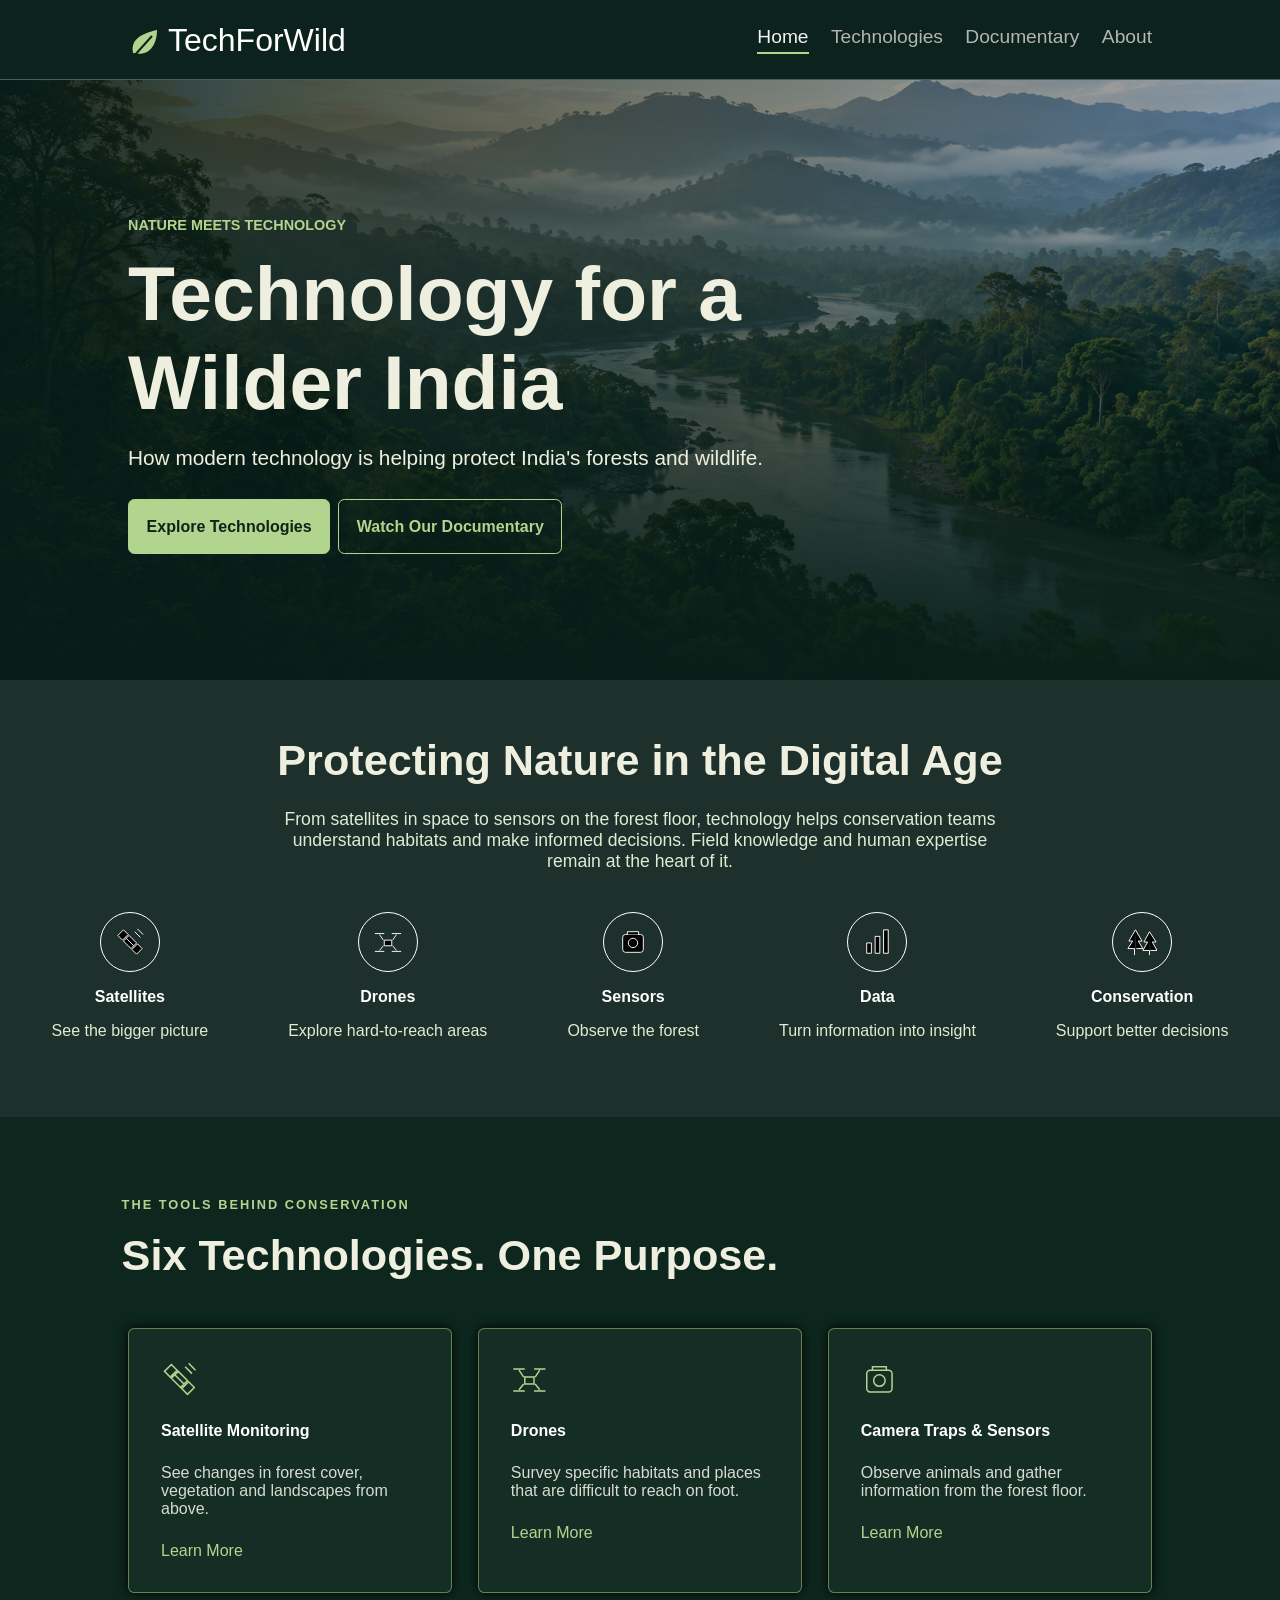
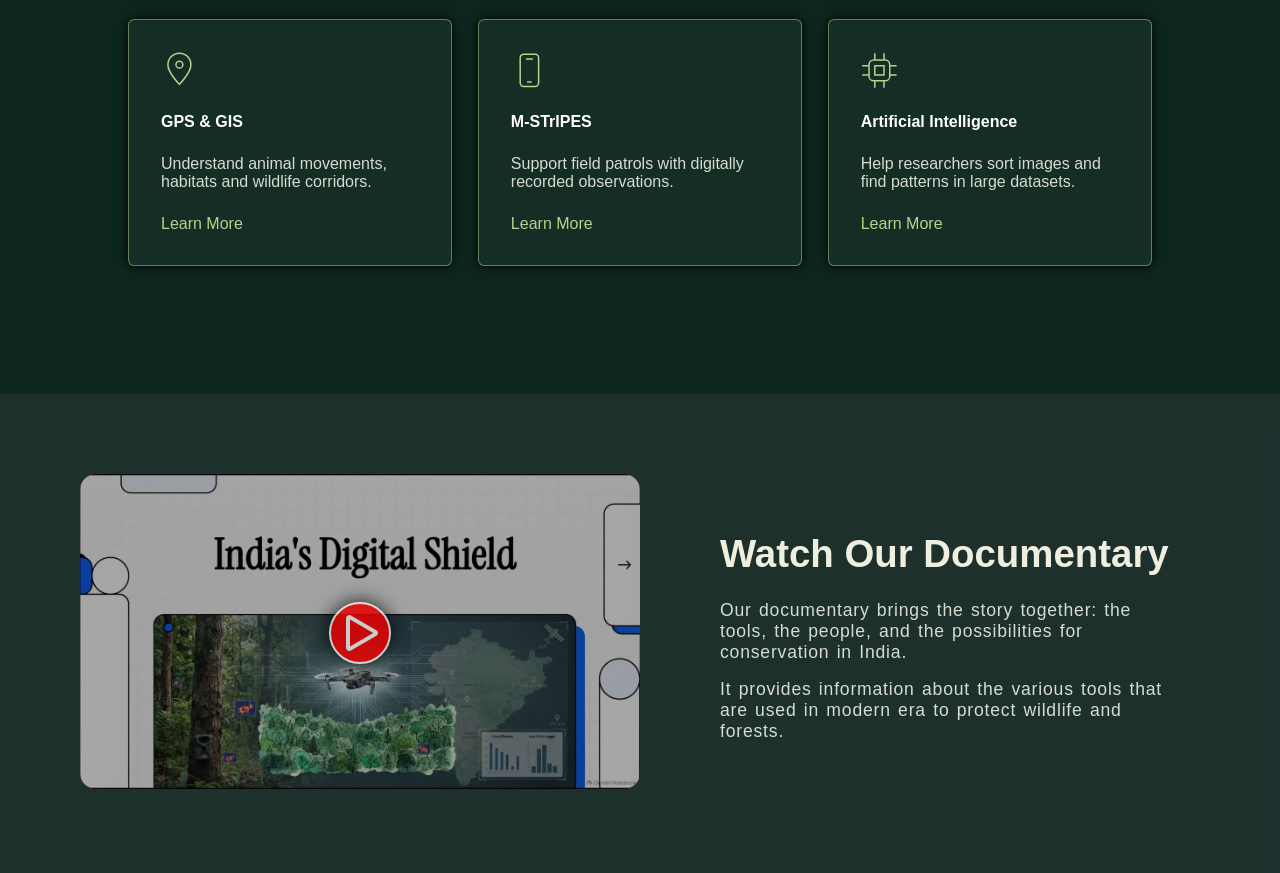
<file: index.html>
<!doctype html>
<html lang="en">
<head>
    <meta charset="UTF-8">
    <meta name="viewport" content="width=device-width, initial-scale=1">
    <title>TechForWild</title>
    <link rel="stylesheet" href="stylesheet/style.css">
    <link rel="stylesheet" href="stylesheet/header.css">
    <link rel="icon" href="images/logo.svg">
</head>
<body>
<header>
    <a href="index.html" id="TechForWild">
        <svg viewBox="0 0 32 32" aria-hidden="true">
            <path d="M5 26C2 11 16 6 29 3c0 15-8 27-24 23Z"></path>
            <path d="M6 29 24 9" stroke="#0a2018" stroke-width="2">
            </path>
        </svg>
        TechForWild
    </a>
    <nav>
        <ul id="nav-menu">
            <li><a class="active" href="index.html">Home</a></li>
            <li><a href="technologies.html">Technologies</a></li>
            <li><a href="documentary.html">Documentary</a></li>
            <li><a href="about.html">About</a></li>
        </ul>
    </nav>
    <button id="menu-button">
        <svg
                xmlns="http://www.w3.org/2000/svg"
                width="28"
                height="28"
                viewBox="0 0 24 24"
                fill="white"
                stroke="white"
                stroke-width="2"
                stroke-linecap="round"
        >
            <line x1="3" y1="6" x2="21" y2="6"/>
            <line x1="3" y1="12" x2="21" y2="12"/>
            <line x1="3" y1="18" x2="21" y2="18"/>
        </svg>
    </button>
</header>
<main id="main">
    <section id="hero">
        <div class="hero-content">
            <h1>Technology for a <br> Wilder India</h1>
            <p>How modern technology is helping protect India's forests and wildlife.</p>
            <div>
                <a href="technologies.html">Explore Technologies</a>
                <a href="#section4">Watch Our Documentary</a>
            </div>
        </div>
    </section>
    <section id="section2">
        <h2>Protecting Nature in the Digital Age</h2>
        <p>
            From satellites in space to sensors on the forest floor, technology helps conservation teams understand
            habitats and make informed decisions. Field knowledge and human expertise remain at the heart of it.
        </p>
        <div class="visual">
            <div class="technology">
                <span><svg viewBox="0 0 32 32"><path
                        d="m12 12 8 8m-5-11 8 8-6 6-8-8Z M3 9l6-6 5 5-6 6Zm15 15 6-6 5 5-6 6ZM21 5l6 6M24 2l6 6"></path></svg></span>
                <strong>Satellites</strong>
                <span>See the bigger picture</span>
            </div>
            <div class="technology">
                <span><svg viewBox="0 0 32 32"><path
                        d="M12 14h8v6h-8Zm-1 0L7 8m14 6 4-6M11 20l-4 5m14-5 4 5M2 7h10M20 7h10M2 26h10m8 0h10"></path></svg></span>
                <strong>Drones</strong>
                <span>Explore hard-to-reach areas</span>
            </div>
            <div class="technology">
                <span><svg viewBox="0 0 32 32"><rect x="5" y="8" width="22" height="19" rx="3"></rect><circle cx="16"
                                                                                                              cy="17"
                                                                                                              r="5"></circle><path
                        d="M10 8V5h12v3"></path></svg></span>
                <strong>Sensors</strong>
                <span>Observe the forest</span>
            </div>
            <div class="technology">
                <span><svg viewBox="0 0 32 32"><path d="M5 28V17h5v11Zm9 0V10h5v18Zm9 0V3h5v25Z"></path></svg></span>
                <strong>Data</strong>
                <span>Turn information into insight</span>
            </div>
            <div class="technology">
                <span><svg viewBox="0 0 32 32"><path
                        d="m9 3-7 12h4l-5 8h7v7m1-27 7 12h-4l5 8h-7M24 5l-6 11h4l-5 9h7v5m0-25 7 11h-4l5 9h-7"></path></svg></span>
                <strong>Conservation</strong>
                <span>Support better decisions</span>
            </div>
        </div>
    </section>

    <section id="section3">
        <h3>Six Technologies. One Purpose.</h3>
        <div class="grid">
            <div class="item">
                <svg viewBox="0 0 32 32">
                    <path d="m12 12 8 8m-5-11 8 8-6 6-8-8Z M3 9l6-6 5 5-6 6Zm15 15 6-6 5 5-6 6ZM21 5l6 6M24 2l6 6"></path>
                </svg>
                <strong>Satellite Monitoring</strong>
                <p>See changes in forest cover, vegetation and landscapes from above.</p>
                <a href="technologies.html#tech1">Learn More</a>
            </div>

            <div class="item">
                <svg viewBox="0 0 32 32">
                    <path d="M12 14h8v6h-8Zm-1 0L7 8m14 6 4-6M11 20l-4 5m14-5 4 5M2 7h10M20 7h10M2 26h10m8 0h10"></path>
                </svg>
                <strong>Drones</strong>
                <p>Survey specific habitats and places that are difficult to reach on foot.</p>
                <a href="technologies.html#tech2">Learn More</a>
            </div>

            <div class="item">
                <svg viewBox="0 0 32 32">
                    <rect x="5" y="8" width="22" height="19" rx="3"></rect>
                    <circle cx="16" cy="17" r="5"></circle>
                    <path d="M10 8V5h12v3"></path>
                </svg>
                <strong>Camera Traps & Sensors</strong>
                <p>
                    Observe animals and gather information from the forest floor.
                </p>
                <a href="technologies.html#tech3">Learn More</a>
            </div>

            <div class="item">
                <svg viewBox="0 0 32 32">
                    <path d="M16 28S6 18 6 11a10 10 0 0 1 20 0c0 7-10 17-10 17Z"></path>
                    <circle cx="16" cy="11" r="3"></circle>
                </svg>
                <strong>GPS & GIS</strong>
                <p>Understand animal movements, habitats and wildlife corridors.</p>
                <a href="technologies.html#tech4">Learn More</a>
            </div>

            <div class="item">
                <svg viewBox="0 0 32 32">
                    <rect x="8" y="2" width="16" height="28" rx="3"></rect>
                    <path d="M13 6h6M14 26h4"></path>
                </svg>
                <strong>M-STrIPES</strong>
                <p>Support field patrols with digitally recorded observations.</p>
                <a href="technologies.html#tech5">Learn More</a>
            </div>

            <div class="item">
                <svg viewBox="0 0 32 32">
                    <rect x="7" y="7" width="18" height="18" rx="4"></rect>
                    <path d="M12 1v6m8-6v6M12 25v6m8-6v6M1 12h6m-6 8h6m18-8h6m-6 8h6M12 12h8v8h-8Z"></path>
                </svg>
                <strong>Artificial Intelligence</strong>
                <p>Help researchers sort images and find patterns in large datasets.</p>
                <a href="technologies.html#tech6">Learn More</a>
            </div>
        </div>
    </section>

    <section id="section4">
        <a href="documentary.html#doc">
            <div class="video">
                <img src="images/thumbnail.jpg" alt="Documentary Video" id="thumbnail">
            </div>
        </a>
        <div class="doc-description">
            <h3>Watch Our Documentary</h3>
            <p>Our documentary brings the story together: the tools, the people, and the possibilities for conservation
                in India.</p>
            <p>It provides information about the various tools that are used in modern era to protect wildlife and
                forests.</p>
        </div>
    </section>
</main>

<script src="script/index.js"></script>
</body>
</html>
</file>
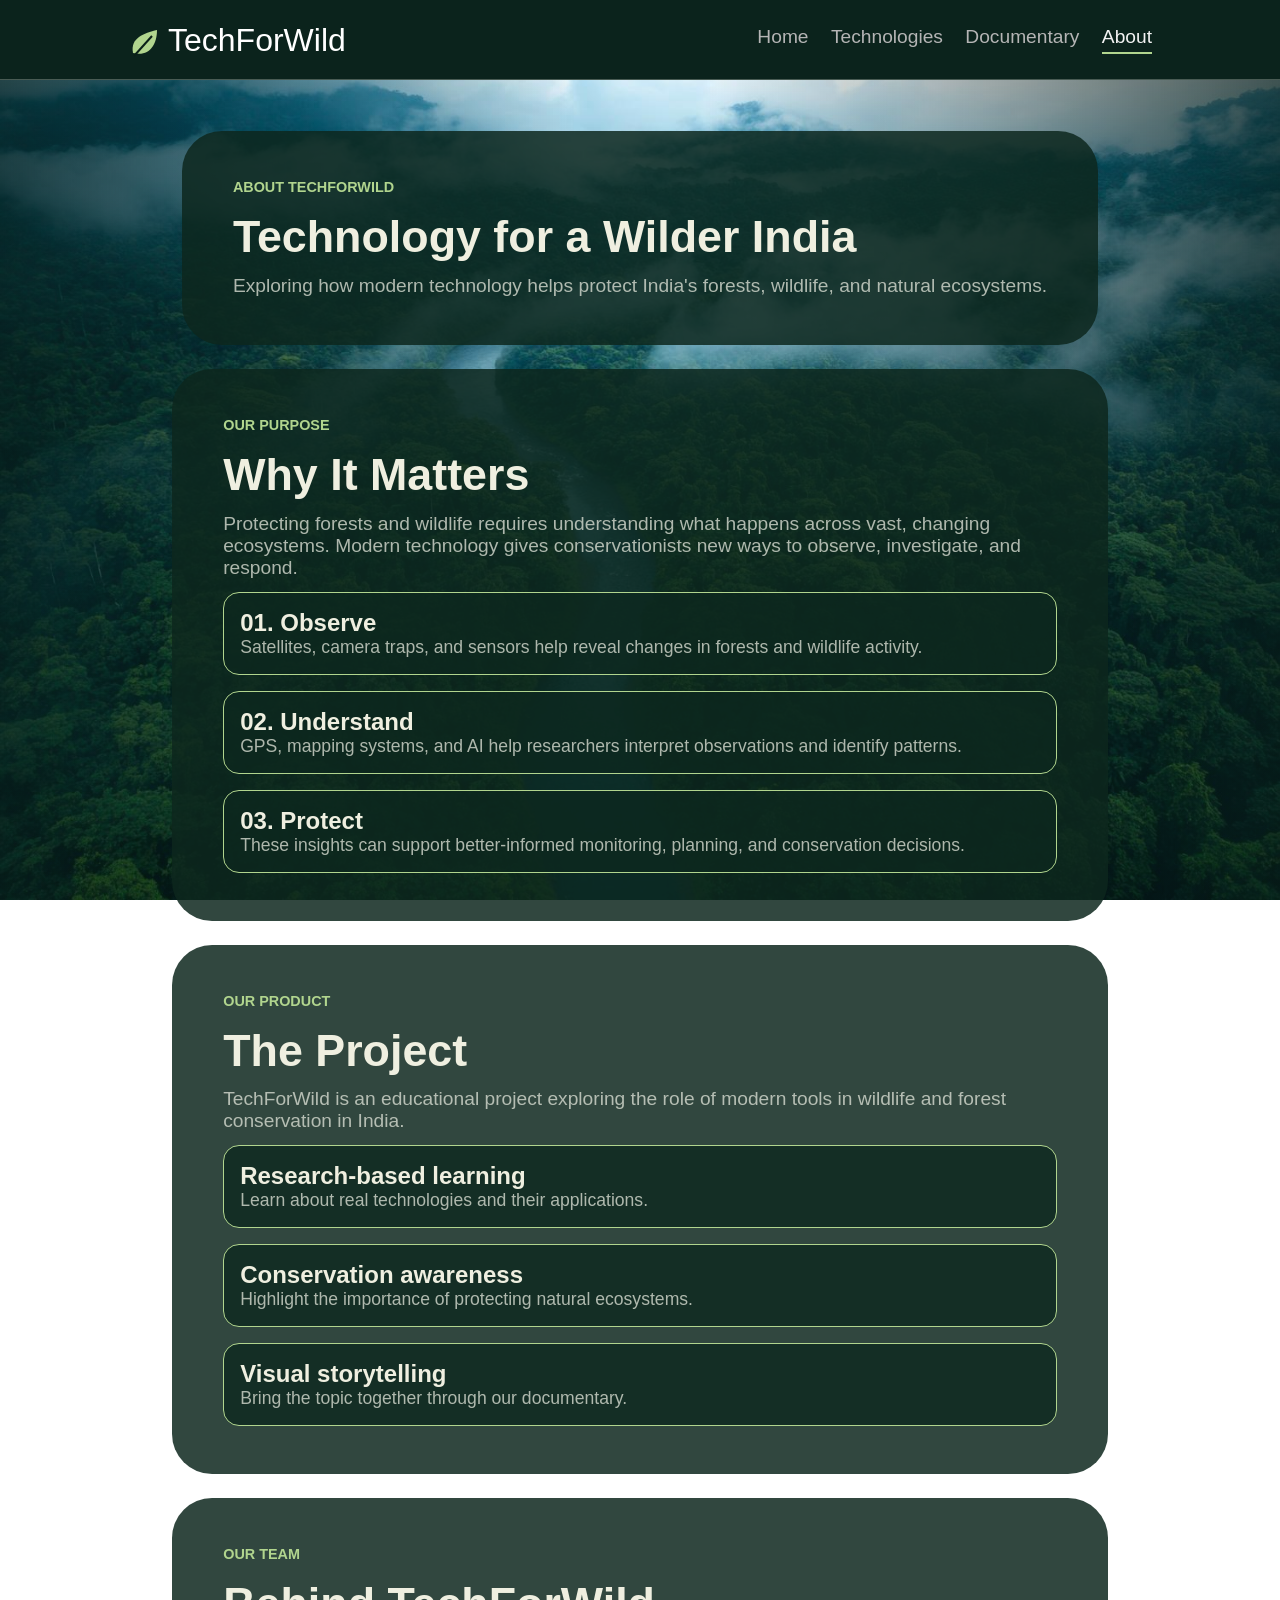
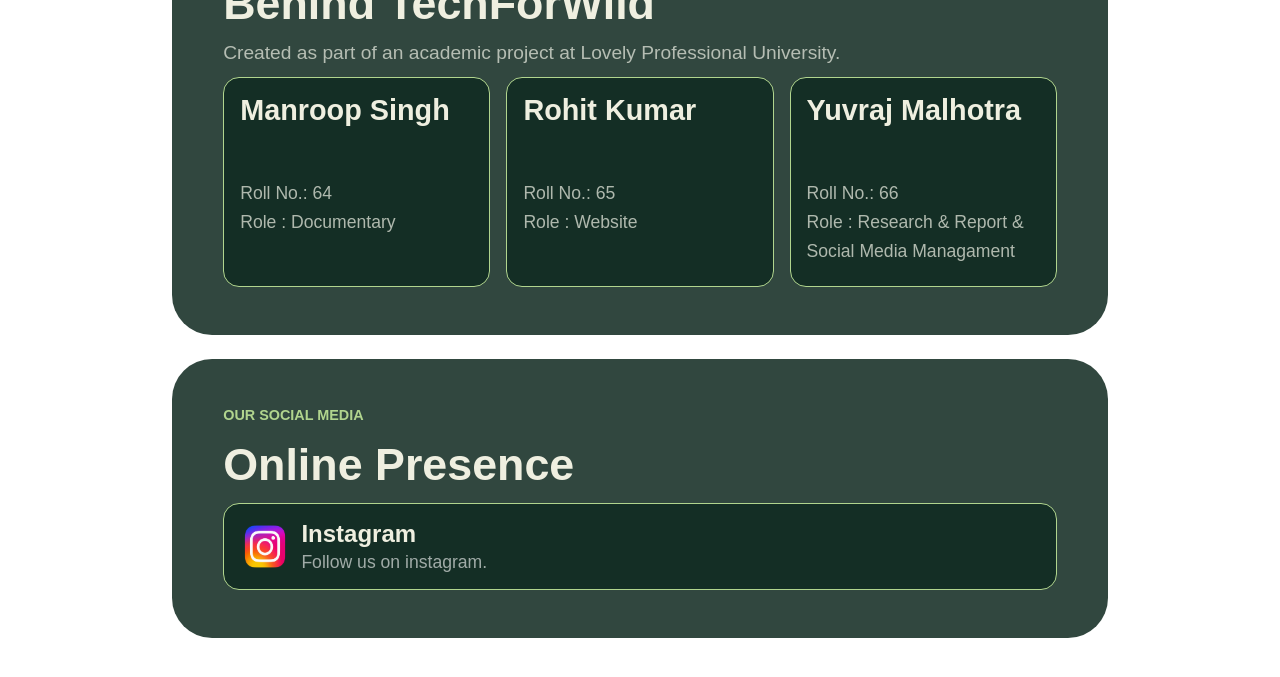
<file: about.html>
<!DOCTYPE html>
<html lang="en">
<head>
    <meta charset="UTF-8">
    <meta name="viewport" content="width=device-width, initial-scale=1.0">
    <title>TechForWild</title>
    <link rel="stylesheet" href="stylesheet/header.css">
    <link rel="stylesheet" href="stylesheet/about_style.css">
    <link rel="icon" href="images/logo.svg">
</head>
<body>
<header>
    <a href="index.html" id="TechForWild">
        <svg viewBox="0 0 32 32" aria-hidden="true">
            <path d="M5 26C2 11 16 6 29 3c0 15-8 27-24 23Z"></path>
            <path d="M6 29 24 9" stroke="#0a2018" stroke-width="2">
            </path>
        </svg>
        TechForWild
    </a>
    <nav>
        <ul id="nav-menu">
            <li><a href="index.html">Home</a></li>
            <li><a href="technologies.html">Technologies</a></li>
            <li><a href="documentary.html">Documentary</a></li>
            <li><a class="active" href="about.html">About</a></li>
        </ul>
    </nav>
    <button id="menu-button">
        <svg
                xmlns="http://www.w3.org/2000/svg"
                width="28"
                height="28"
                viewBox="0 0 24 24"
                fill="white"
                stroke="white"
                stroke-width="2"
                stroke-linecap="round"
        >
            <line x1="3" y1="6" x2="21" y2="6"/>
            <line x1="3" y1="12" x2="21" y2="12"/>
            <line x1="3" y1="18" x2="21" y2="18"/>
        </svg>
    </button>
</header>
<main id="main">
    <section id="about">
        <h1>Technology for a Wilder India</h1>
        <p>Exploring how modern technology helps protect India's forests, wildlife, and natural ecosystems.</p>
    </section>
    <section class="wim">
        <h2 id="wim">Why It Matters</h2>
        <p>Protecting forests and wildlife requires understanding what happens across vast, changing ecosystems. Modern
            technology gives conservationists new ways to observe, investigate, and respond.</p>
        <div>
            <ol>
                <li>
                    <h3>01. Observe</h3>
                    <p>Satellites, camera traps, and sensors help reveal changes in forests and wildlife activity.</p>
                </li>
                <li>
                    <h3>02. Understand</h3>
                    <p>GPS, mapping systems, and AI help researchers interpret observations and identify patterns.</p>
                </li>
                <li>
                    <h3>03. Protect</h3>
                    <p>These insights can support better-informed monitoring, planning, and conservation decisions.</p>
                </li>
            </ol>
        </div>
    </section>

    <section>
        <h2 id="project">The Project</h2>
        <p>TechForWild is an educational project exploring the role of modern tools in wildlife and forest conservation in
            India.</p>
        <div>
            <ul>
                <li>
                    <h3>Research-based learning</h3>
                    <p>Learn about real technologies and their applications.</p>
                </li>
                <li>
                    <h3>Conservation awareness</h3>
                    <p>Highlight the importance of protecting natural ecosystems.</p>
                </li>
                <li>
                    <h3>Visual storytelling</h3>
                    <p>Bring the topic together through our documentary.</p>
                </li>
            </ul>
        </div>
    </section>

    <section class="team">
        <h2 id="team">Behind TechForWild</h2>
        <p>Created as part of an academic project at Lovely Professional University.</p>
        <ul class="team-members">
            <li class="member">
                <h3>Manroop Singh</h3>
                <div>
                    <p>Roll No.: 64</p>
                    <p>Role : Documentary</p>
                </div>
            </li>
            <li class="member">
                <h3>Rohit Kumar</h3>
                <div>
                    <p>Roll No.: 65</p>
                    <p>Role : Website</p>
                </div>
            </li>
            <li class="member">
                <h3>Yuvraj Malhotra</h3>
                <div>
                    <p>Roll No.: 66</p>
                    <p>Role : Research & Report & </p>
                    <p>Social Media Managament</p>
                </div>
            </li>
        </ul>
    </section>
    <section class="socials">
        <h2 id="social">Online Presence</h2>
        <ul>
            <li>
                <a id="insta"
                   href="https://www.instagram.com/lpu.TechForWildlife?utm_source=ig_web_button_share_sheet&xtok=ZDNlZDc0MzIxNw==" target="_blank">
                    <img src="images/instagram.png" alt="Follow us on Instagram">
                    <div>
                        <h3>Instagram</h3>
                        <p>Follow us on instagram.</p>
                    </div>
                </a>
            </li>
        </ul>
    </section>
</main>

<script src="script/index.js"></script>
</body>
</html>
</file>
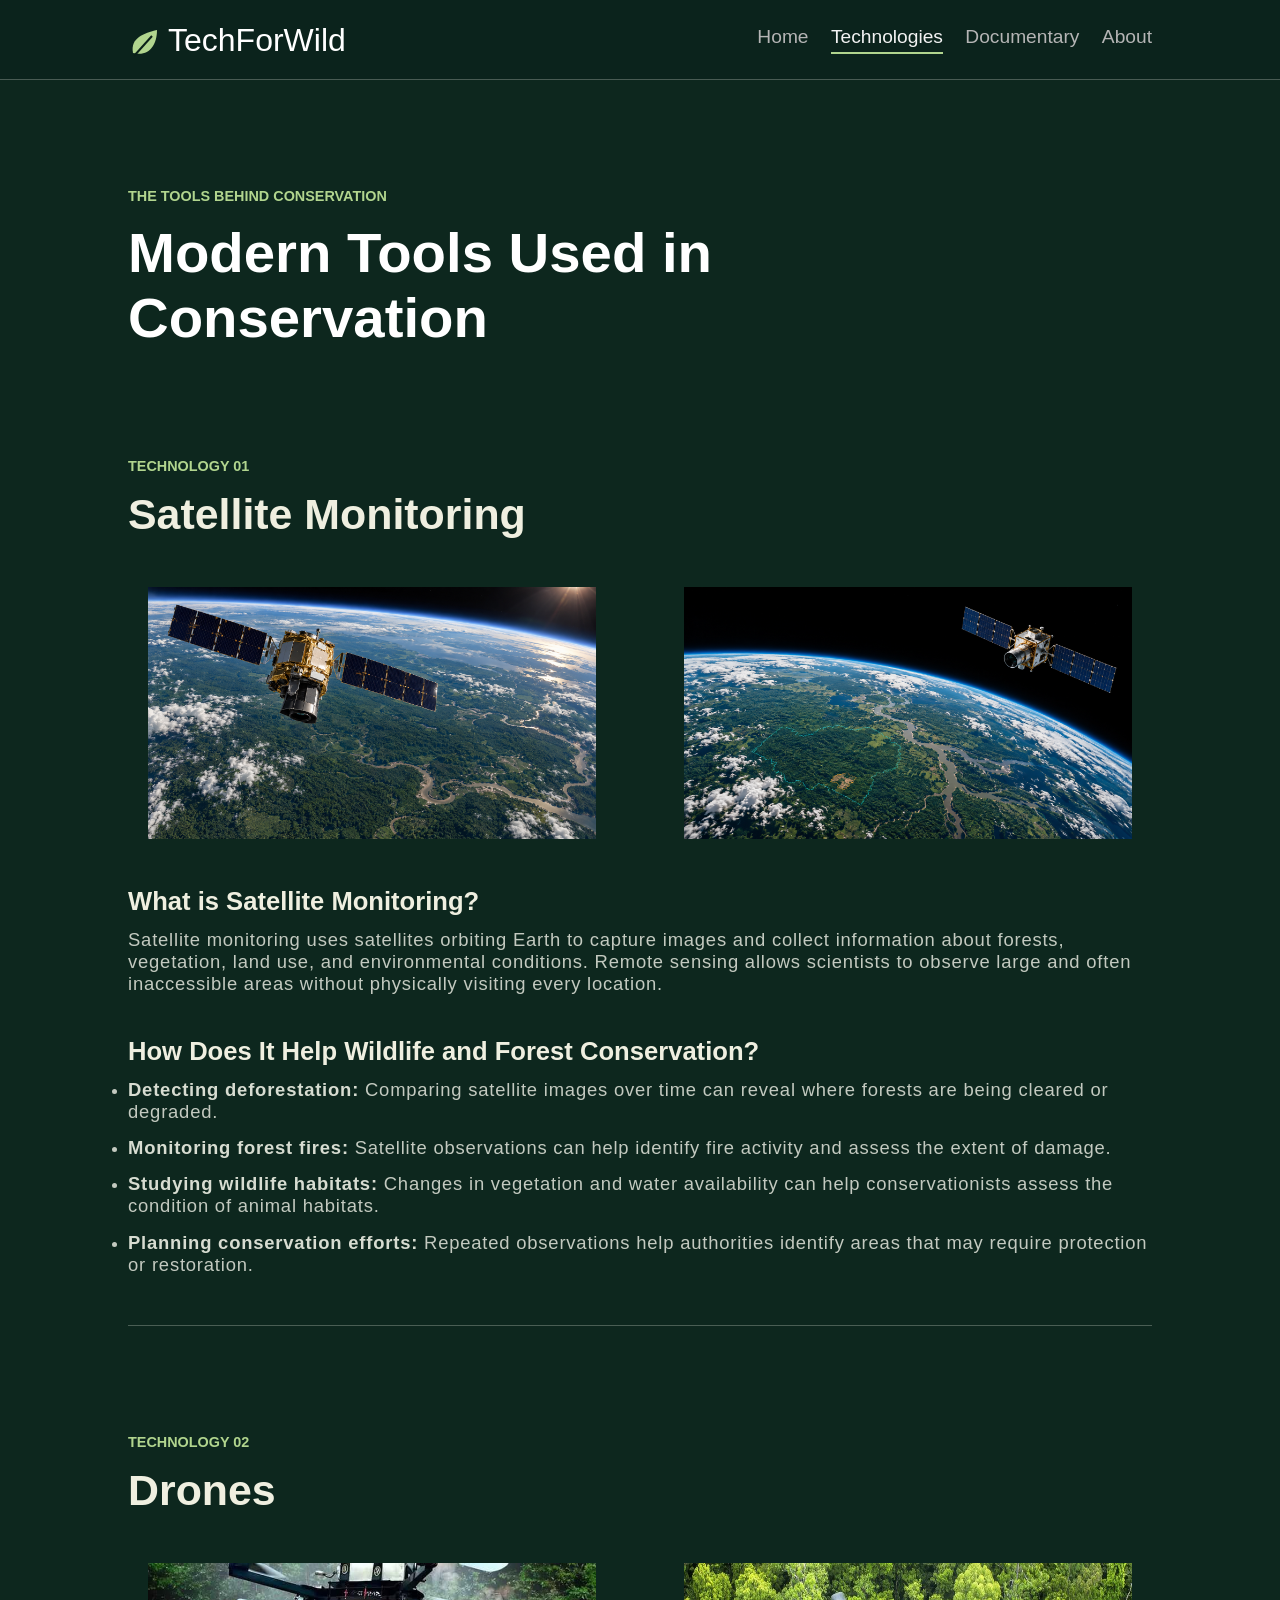
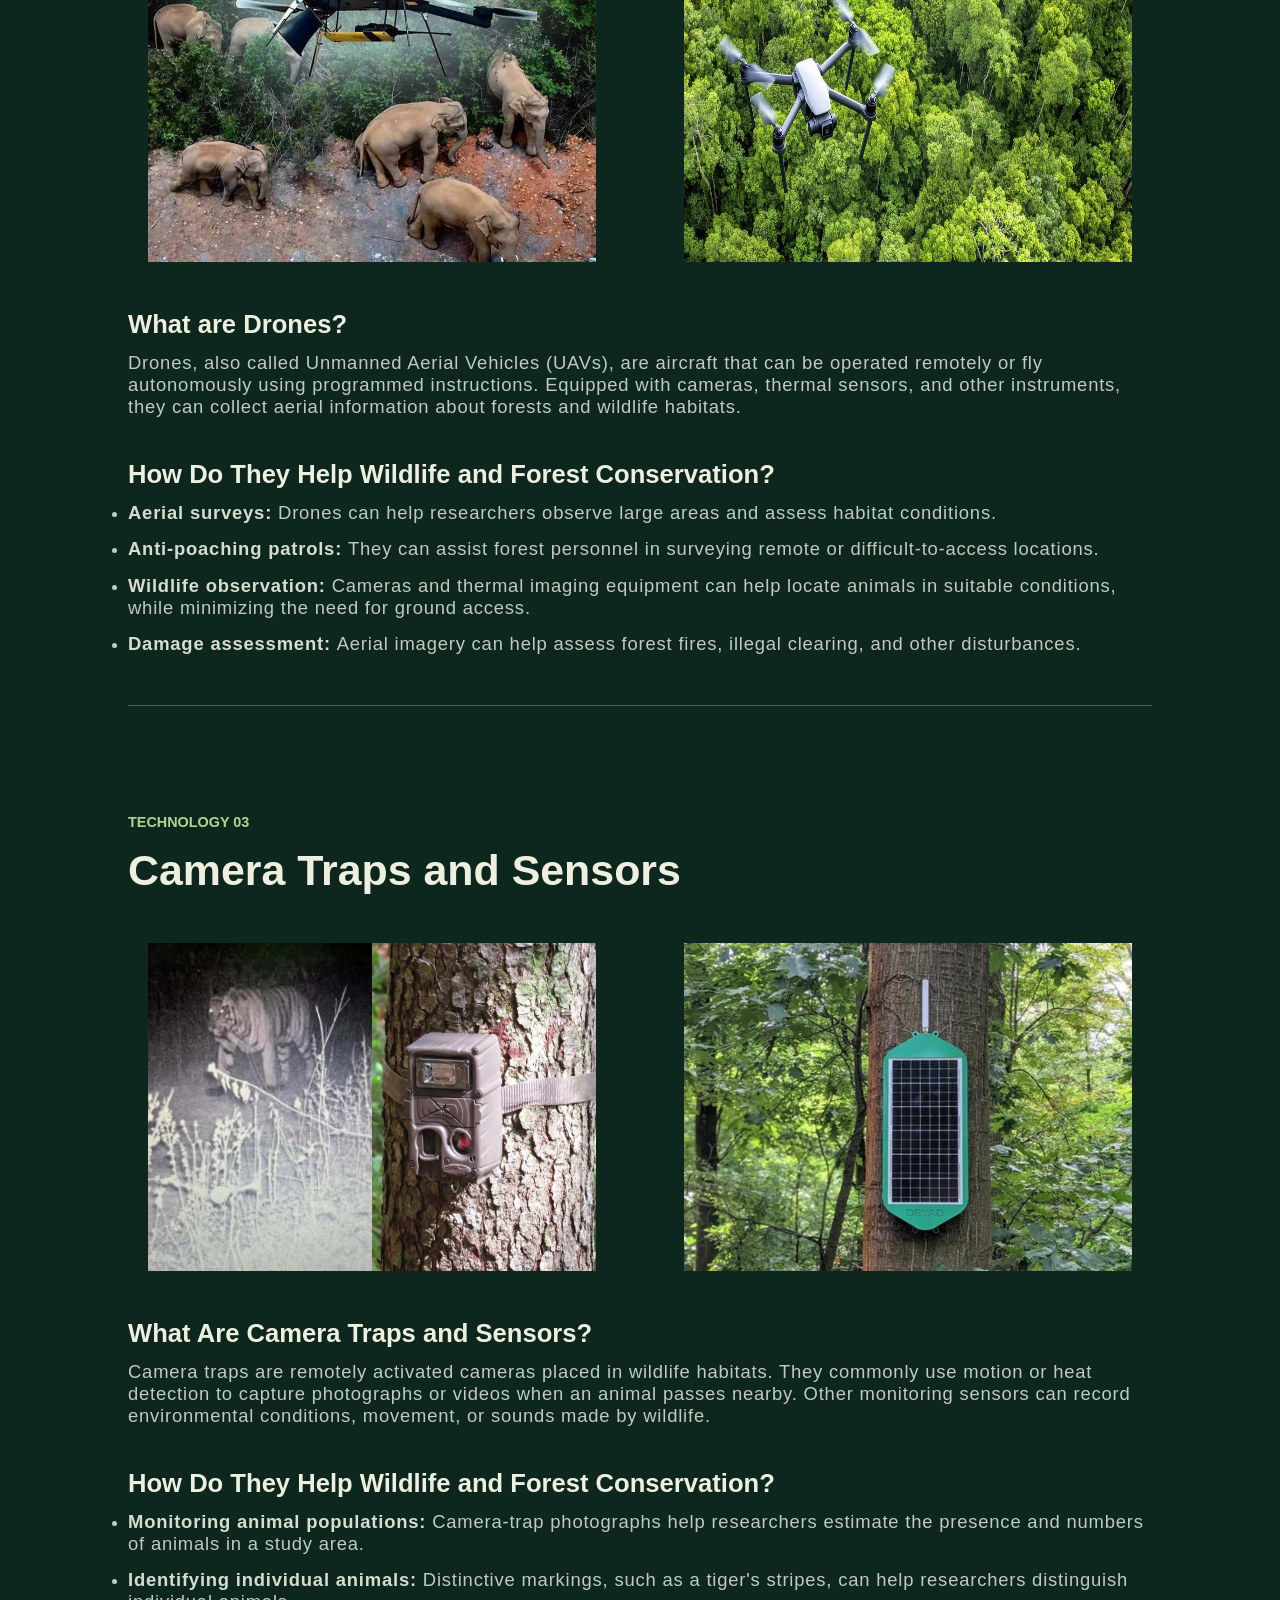
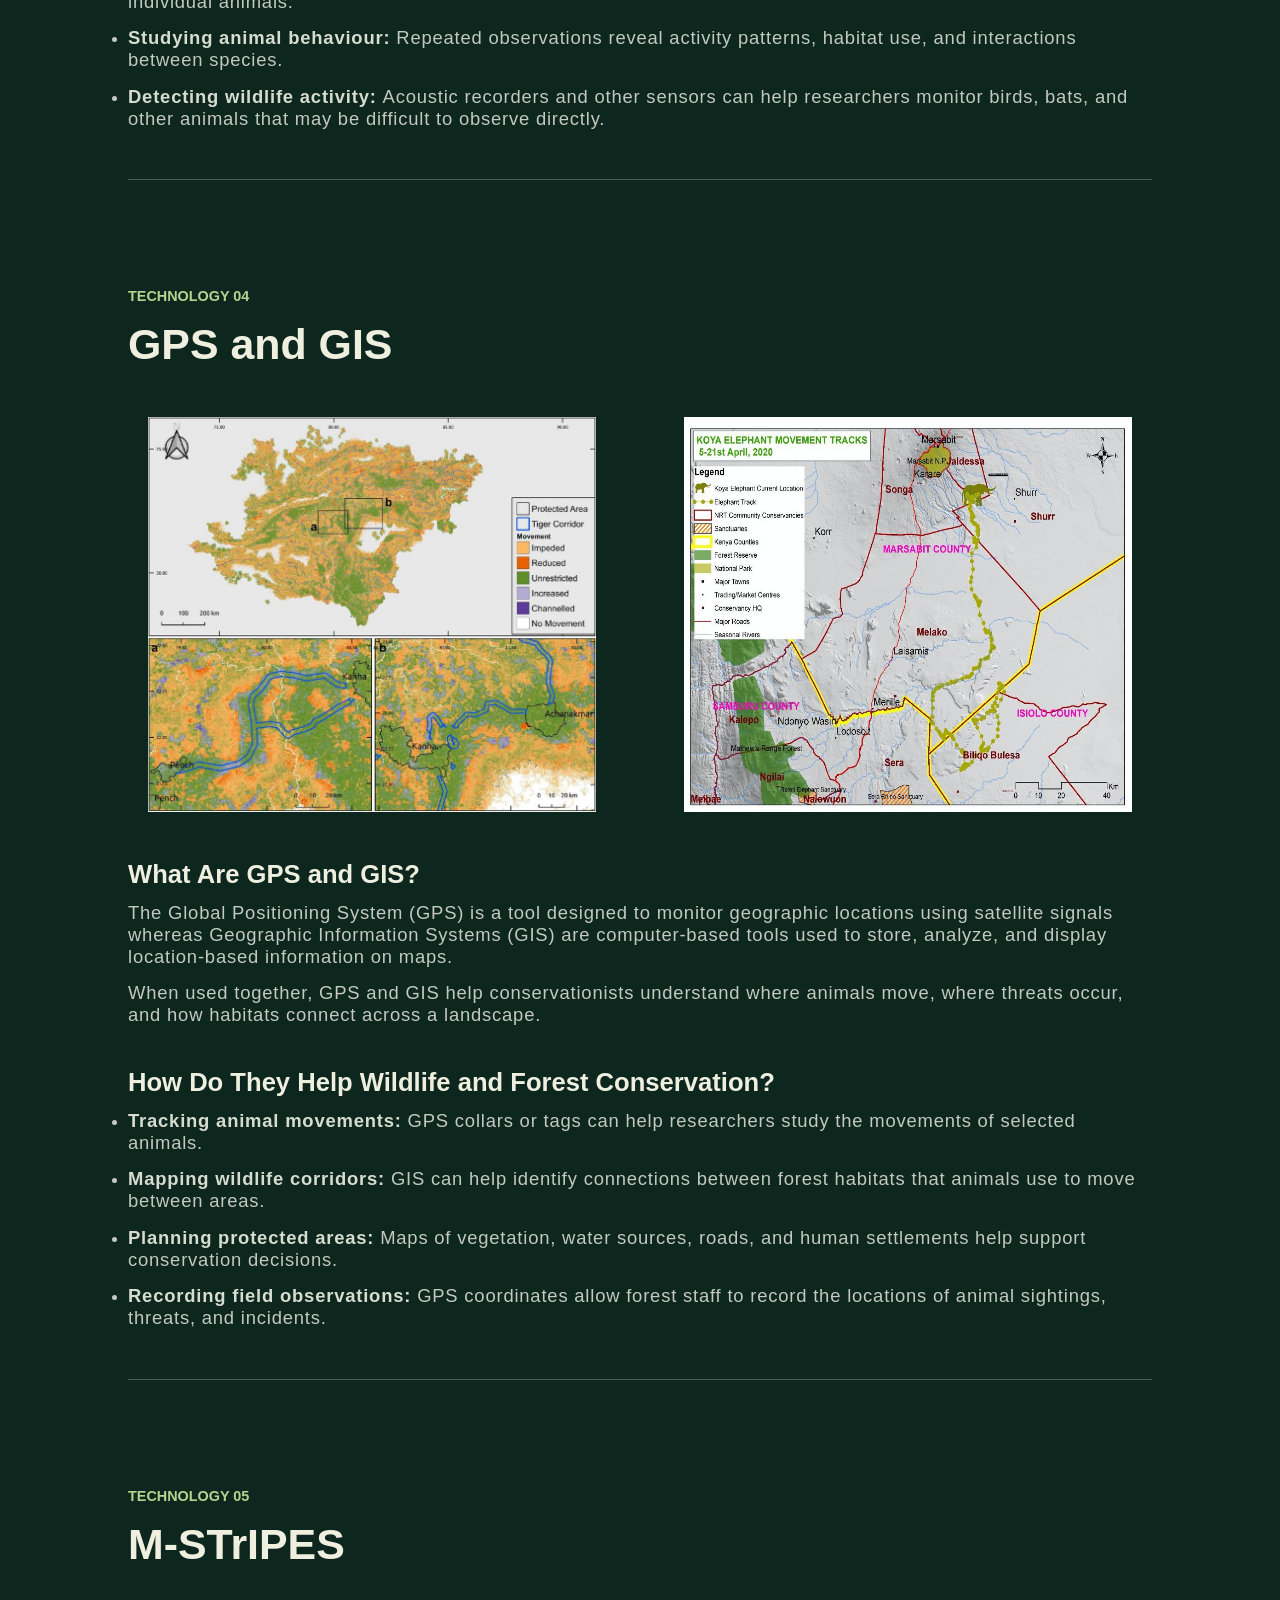
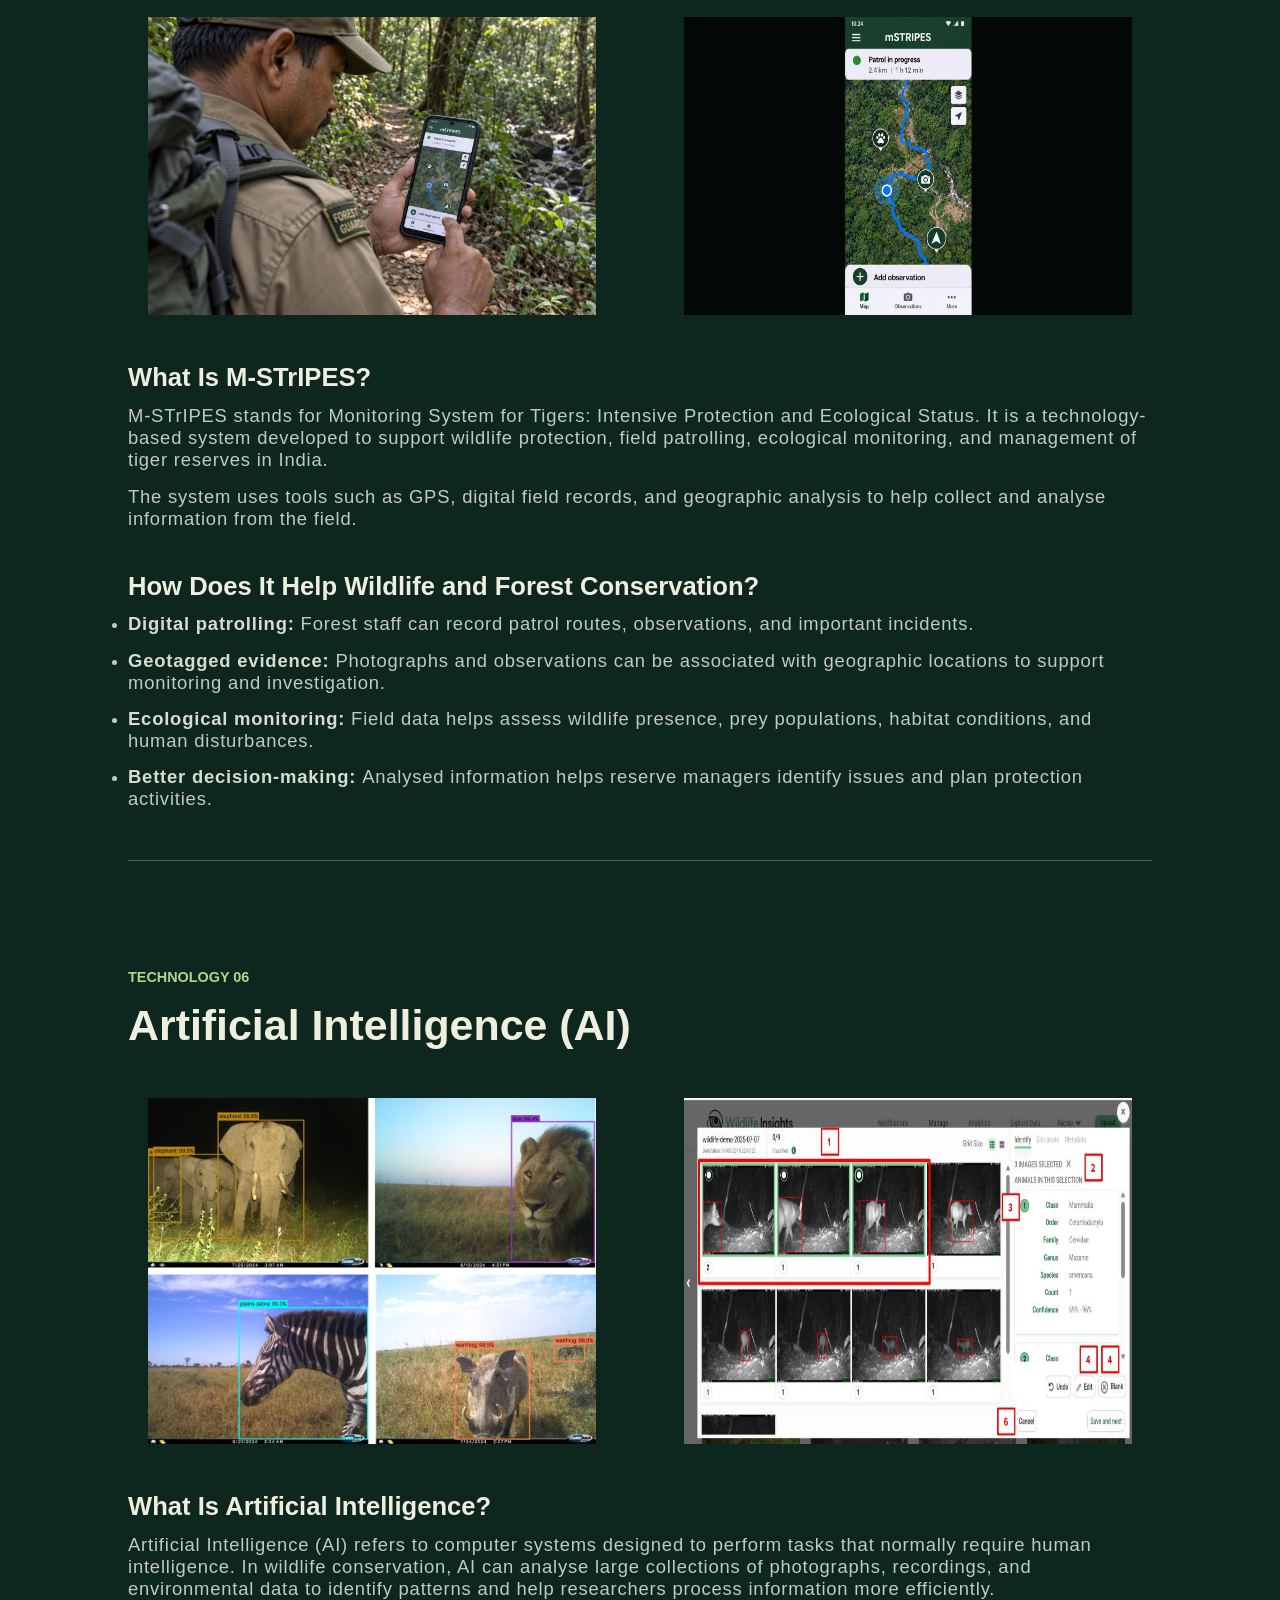
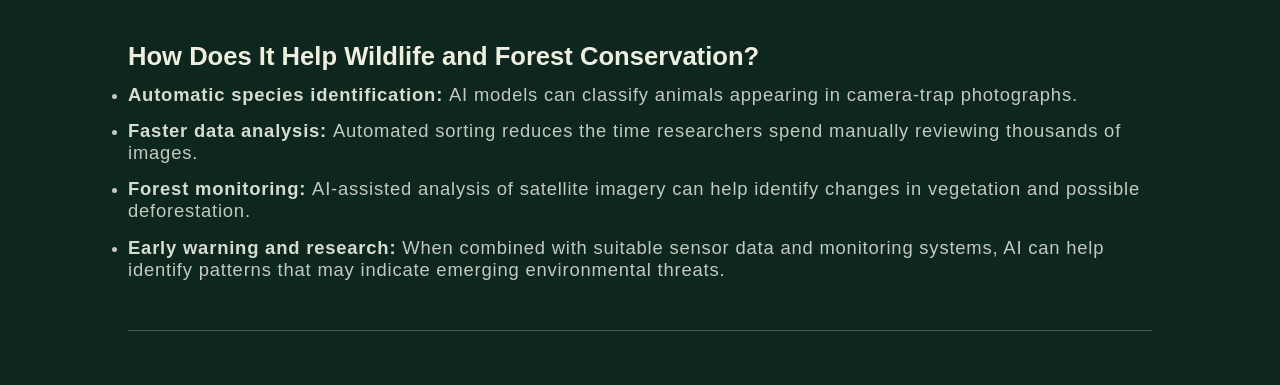
<file: technologies.html>
<!DOCTYPE html>
<html lang="en">
<head>
    <meta charset="UTF-8">
    <meta name="viewport" content="width=device-width, initial-scale=1.0">
    <title>TechForWild</title>
    <link rel="stylesheet" href="stylesheet/header.css">
    <link rel="stylesheet" href="stylesheet/technology_style.css">
    <link rel="icon" href="images/logo.svg">
</head>
<body>
<header>
    <a href="index.html" id="TechForWild">
        <svg viewBox="0 0 32 32" aria-hidden="true">
            <path d="M5 26C2 11 16 6 29 3c0 15-8 27-24 23Z"></path>
            <path d="M6 29 24 9" stroke="#0a2018" stroke-width="2">
            </path>
        </svg>
        TechForWild
    </a>
    <nav>
        <ul id="nav-menu">
            <li><a href="index.html">Home</a></li>
            <li><a class="active" href="">Technologies</a></li>
            <li><a href="documentary.html">Documentary</a></li>
            <li><a href="about.html">About</a></li>
        </ul>
    </nav>
    <button id="menu-button">
        <svg
                xmlns="http://www.w3.org/2000/svg"
                width="28"
                height="28"
                viewBox="0 0 24 24"
                fill="white"
                stroke="white"
                stroke-width="2"
                stroke-linecap="round"
        >
            <line x1="3" y1="6" x2="21" y2="6" />
            <line x1="3" y1="12" x2="21" y2="12" />
            <line x1="3" y1="18" x2="21" y2="18" />
        </svg>
    </button>
</header>
<main id="main">
    <section id="hero">
        <h1>Modern Tools Used in <br> Conservation</h1>
    </section>
    <section class="tech" id="tech1">
        <h2>Satellite Monitoring</h2>
        <div class="tech-img">
            <img src="images/satellite.jpg" alt="Satellite monitoring image">
            <img src="images/satellite_2.png" alt="Satellite monitoring image">
        </div>
        <div class="tech-content">
            <h3>What is Satellite Monitoring?</h3>
            <p>Satellite monitoring uses satellites orbiting Earth to capture images and collect information about forests, vegetation, land use, and environmental conditions. Remote sensing allows scientists to observe large and often inaccessible areas without physically visiting every location.</p>
            <br>
            <h3>How Does It Help Wildlife and Forest Conservation?</h3>
            <ul>
                <li>
                    <p><strong>Detecting deforestation: </strong> Comparing satellite images over time can reveal where forests are being cleared or degraded.</p>
                </li>
                <li>
                    <p><strong>Monitoring forest fires: </strong>Satellite observations can help identify fire activity and assess the extent of damage.</p>
                </li>
                <li>
                    <p><strong>Studying wildlife habitats: </strong>Changes in vegetation and water availability can help conservationists assess the condition of animal habitats.</p>
                </li>
                <li>
                    <p><strong>Planning conservation efforts: </strong>Repeated observations help authorities identify areas that may require protection or restoration.</p>
                </li>
            </ul>
        </div>
    </section>

    <section class="tech" id="tech2">
        <h2>Drones</h2>
        <div class="tech-img">
            <img src="images/drone1.jpeg" alt="A drone surveying elephants in a conservative area">
            <img src="images/drone2.jpeg" alt="A drone surveying a forest">
        </div>
        <div class="tech-content">
            <h3>What are Drones?</h3>
            <p>Drones, also called Unmanned Aerial Vehicles (UAVs), are aircraft that can be operated remotely or fly autonomously using programmed instructions. Equipped with cameras, thermal sensors, and other instruments, they can collect aerial information about forests and wildlife habitats.</p>
            <br>
            <h3>How Do They Help Wildlife and Forest Conservation?</h3>
            <ul>
                <li>
                    <p><strong>Aerial surveys: </strong>Drones can help researchers observe large areas and assess habitat conditions.</p>
                </li>
                <li>
                    <p><strong>Anti-poaching patrols: </strong>They can assist forest personnel in surveying remote or difficult-to-access locations.</p>
                </li>
                <li>
                    <p><strong>Wildlife observation: </strong>Cameras and thermal imaging equipment can help locate animals in suitable conditions, while minimizing the need for ground access.</p>
                </li>
                <li>
                    <p><strong>Damage assessment: </strong>Aerial imagery can help assess forest fires, illegal clearing, and other disturbances.</p>
                </li>
            </ul>
        </div>
    </section>

    <section class="tech" id="tech3">
        <h2>Camera Traps and Sensors</h2>
        <div class="tech-img">
            <img src="images/cameraTrap.png" alt="Camera Trap Image capturing the image of a tiger">
            <img src="images/forest_fire_sensor.jpeg" alt="Image of a solar-powered forest fire sensor">
        </div>
        <div class="tech-content">
            <h3>What Are Camera Traps and Sensors?</h3>
            <p>Camera traps are remotely activated cameras placed in wildlife habitats. They commonly use motion or heat detection to capture photographs or videos when an animal passes nearby. Other monitoring sensors can record environmental conditions, movement, or sounds made by wildlife.</p>
            <br>
            <h3>How Do They Help Wildlife and Forest Conservation?</h3>
            <ul>
                <li>
                    <p><strong>Monitoring animal populations: </strong> Camera-trap photographs help researchers estimate the presence and numbers of animals in a study area.</p>
                </li>
                <li>
                    <p><strong>Identifying individual animals: </strong>Distinctive markings, such as a tiger's stripes, can help researchers distinguish individual animals.</p>
                </li>
                <li>
                    <p><strong>Studying animal behaviour: </strong>Repeated observations reveal activity patterns, habitat use, and interactions between species.</p>
                </li>
                <li>
                    <p><strong>Detecting wildlife activity: </strong>Acoustic recorders and other sensors can help researchers monitor birds, bats, and other animals that may be difficult to observe directly.</p>
                </li>
            </ul>
        </div>
    </section>

    <section class="tech" id="tech4">
        <h2>GPS and GIS</h2>
        <div class="tech-img">
            <img src="images/gps.jpeg" alt="Image of a gps tracker in a forest">
            <img src="images/gps_tracker.jpeg" alt="Image of the location of an elephant on a map determined with the help of a GPS tracker.">
        </div>
        <div class="tech-content">
            <h3>What Are GPS and GIS?</h3>
            <p>The Global Positioning System (GPS) is a tool designed to monitor geographic locations using satellite signals whereas Geographic Information Systems (GIS) are computer-based tools used to store, analyze, and display location-based information on maps.</p>
            <p>When used together, GPS and GIS help conservationists understand where animals move, where threats occur, and how habitats connect across a landscape.</p>
            <br>
            <h3>How Do They Help Wildlife and Forest Conservation?</h3>
            <ul>
                <li>
                    <p><strong>Tracking animal movements: </strong>GPS collars or tags can help researchers study the movements of selected animals.</p>
                </li>
                <li>
                    <p><strong>Mapping wildlife corridors: </strong>GIS can help identify connections between forest habitats that animals use to move between areas.</p>
                </li>
                <li>
                    <p><strong>Planning protected areas: </strong>Maps of vegetation, water sources, roads, and human settlements help support conservation decisions.</p>
                </li>
                <li>
                    <p><strong>Recording field observations: </strong> GPS coordinates allow forest staff to record the locations of animal sightings, threats, and incidents.</p>
                </li>
            </ul>
        </div>
    </section>
    
    <section class="tech" id="tech5">
        <h2>M-STrIPES</h2>
        <div class="tech-img">
            <img src="images/mstrip.png" alt="A forest guard patrolling with the help of M-STrIPES app">
            <img src="images/mstripes.png" alt="Image of the M-STrIPES interface. (Note:- It's not real, it's just for demonstration purposes." style="background-color: rgba(0,0,0,0.8);">
        </div>
        <div class="tech-content">
            <h3>What Is M-STrIPES?</h3>
            <p>M-STrIPES stands for Monitoring System for Tigers: Intensive Protection and Ecological Status. It is a technology-based system developed to support wildlife protection, field patrolling, ecological monitoring, and management of tiger reserves in India.</p>
            <p>The system uses tools such as GPS, digital field records, and geographic analysis to help collect and analyse information from the field.</p>
            <br>
            <h3>How Does It Help Wildlife and Forest Conservation?</h3>
            <ul>
                <li>
                    <p><strong>Digital patrolling: </strong>Forest staff can record patrol routes, observations, and important incidents.</p>
                </li>
                <li>
                    <p><strong>Geotagged evidence: </strong>Photographs and observations can be associated with geographic locations to support monitoring and investigation.</p>
                </li>
                <li>
                    <p><strong>Ecological monitoring: </strong>Field data helps assess wildlife presence, prey populations, habitat conditions, and human disturbances.</p>
                </li>
                <li>
                    <p><strong>Better decision-making: </strong>Analysed information helps reserve managers identify issues and plan protection activities.</p>
                </li>
            </ul>
        </div>
    </section>

    <section class="tech" id="tech6">
        <h2>Artificial Intelligence (AI)</h2>
        <div class="tech-img">
            <img src="images/animal_detection.jpeg" alt="Image of AI telling the detection of species">
            <img src="images/ai.jpeg" alt="Image of AI sorting image and identifying species">
        </div>
        <div class="tech-content">
            <h3>What Is Artificial Intelligence?</h3>
            <p>Artificial Intelligence (AI) refers to computer systems designed to perform tasks that normally require human intelligence. In wildlife conservation, AI can analyse large collections of photographs, recordings, and environmental data to identify patterns and help researchers process information more efficiently.</p>
            <br>
            <h3>How Does It Help Wildlife and Forest Conservation?</h3>
            <ul>
                <li>
                    <p><strong>Automatic species identification: </strong>AI models can classify animals appearing in camera-trap photographs.</p>
                </li>
                <li>
                    <p><strong>Faster data analysis: </strong>Automated sorting reduces the time researchers spend manually reviewing thousands of images.</p>
                </li>
                <li>
                    <p><strong>Forest monitoring: </strong>AI-assisted analysis of satellite imagery can help identify changes in vegetation and possible deforestation.</p>
                </li>
                <li>
                    <p><strong>Early warning and research: </strong>When combined with suitable sensor data and monitoring systems, AI can help identify patterns that may indicate emerging environmental threats.</p>
                </li>
            </ul>
        </div>
    </section>
</main>

<script src="script/index.js"></script>
</body>
</html>
</file>
<file: stylesheet/style.css>
#main {
    margin-top: 5rem;
}

#hero {
    width: 100%;
    min-height: 600px;
    position: relative;
    display: flex;
    align-items: center;
    padding-left: clamp(1rem, 10vw, 10rem);
}

#hero::before {
    content: "";
    inset: 0;
    position: absolute;
    background-image: url("../images/forest.png");
    background-size: inherit;
    background-position: center;
    background-repeat: no-repeat;
    z-index: -2;
}

#hero::after {
    content: "";
    position: absolute;
    top: 5rem;
    z-index: -1;
    inset: 0;
    background-image: linear-gradient(90deg, rgba(7, 28, 24, 0.91), rgba(7, 28, 24, 0.44) 65%, rgba(7, 28, 24, 0.1)), linear-gradient(0deg, rgb(10, 32, 24), transparent 80%);
    background-size: contain;
}

#menu-button {
    background: none;
    border: none;
    cursor: pointer;
    display: none;
}

.hero-content h1::before {
    content: "NATURE MEETS TECHNOLOGY";
    font-size: 0.9rem;
    display: block;
    color: #b1d58e;
    margin-bottom: 1rem;
}

.hero-content h1 {
    font-size: clamp(2.7rem, 6vw, 5.25rem);
    color: #efefe0;
    margin: 0.7rem 0;
}

.hero-content p {
    font-size: 1.3rem;
    color: #efefe0;
    margin: 1.2rem 0 1.8rem;
}

.hero-content a {
    background-color: #b1d58e;
    color: #102218;
    display: inline-block;
    padding: clamp(0.5rem, 1.1rem,1.1rem);
    border-radius: 0.4rem;
    font-weight: bold;
    border: 1px solid #b1d58e;
    transition: all 0.4s ease-in-out;
}

.hero-content div {
    display: flex;
    gap: 0.5rem;
}

.hero-content div > :nth-child(2 of a) {
    background-color: transparent;
    color: #b1d58e;
}

.hero-content div > :nth-child(1 of a):hover {
    translate: 0 -0.1rem;
    box-shadow: 0 0 20px rgba(177, 213, 142, 0.5);
    background-color: transparent;
    color: #b1d58e;
}

.hero-content div > :nth-child(2 of a):hover {
    background-color: #b1d58e;
    color: #102218;
    box-shadow: 0 0 10px rgba(177, 213, 142, 0.5);
    translate: 0 -0.1rem;
}

#section2 {
    background-color: rgba(7, 28, 24, 0.91);
    padding: clamp(1.5rem, 5vh, 5rem);
}

#section2 h2 {
    color: #efefe0;
    font-size: clamp(2.7rem, 2vw, 5.25rem);
    text-align: center;
    margin: 0.7rem 0 1.5rem;
}

#section2 p {
    color: #dfecd3;
    text-align: center;
    max-width: 730px;
    font-size: 1.1rem;
    margin: 0.5rem auto;
}

#section2 svg {
    stroke: white;
    width: 30px;
    height: 30px;
    /*border: 1px solid white;*/
}

.visual {
    display: flex;
    align-items: center;
    justify-content: center;
    gap: 5rem;
    padding: 2rem 0;
}

.technology {
    display: flex;
    flex-direction: column;
    justify-content: center;
    align-items: center;
    gap: 1rem;
}

.technology strong {
    color: white;
}

.technology span {
    color: #dfecd3;
}

.technology > :nth-child(1 of span) {
    width: 60px;
    height: 60px;
    border-radius: 50%;
    border: 1px solid white;
    display: flex;
    justify-content: center;
    align-items: center;
}

#section3 {
    background-color: #0D271E;
    padding: clamp(1.5rem, 10vw, 5rem);
}

#section3 svg {
    stroke: #b1d58e;
    stroke-width: 1.3px;
    width: 2.3rem;
    fill: transparent;
}

#section3 h3 {
    font-size: clamp(2.7rem, 2vw, 5.25rem);
    color: #efefe0;
    margin: 0 0 0 2.6rem;
}

#section3 h3::before {
    content: "THE TOOLS BEHIND CONSERVATION";
    display: block;
    font-size: 0.8rem;
    color: #b1d58e;
    margin-bottom: 1.2rem;
    letter-spacing: 2px;
}

.grid {
    display: grid;
    grid-template-columns: repeat(auto-fit, minmax(min(100%, 300px), 1fr));
    grid-template-rows: repeat(auto-fill, minmax(auto, 1fr));
    gap: 1.6rem;
    padding: clamp(0.05rem, 3rem, 3rem);
}

.item {
    display: flex;
    flex-direction: column;
    border: 0.5px solid rgba(177, 213, 142, 0.5);
    border-radius: 0.4rem;
    gap: 1.5rem;
    padding: 2rem;
    background: rgba(255,255,255,0.03);
    box-shadow: 0 0 0.7rem #000;
    /*max-width: 400px;*/
    /*min-width: 200px;*/
}

.item strong {
    color: #fff;
}

.item p {
    color: #d7dcd1;
}

.item a{
    color: #b1d58e;
}

.item a:hover {
    text-decoration: underline;
}

#section4 {
    background-color: rgba(7, 28, 24, 0.91);
    padding: clamp(1.5rem, 10vw, 5rem);
    display: flex;
    justify-content: center;
    align-items: center;
    gap: 4rem;
}

#thumbnail {
    width: 50rem;
    max-width: 35rem;
    aspect-ratio: 16 / 9;
    filter: brightness(65%);
    border-radius: 1rem;
}

.doc-description {
    color: #efefe0;
    padding: 1rem;
}

.doc-description h3 {
    font-size: clamp(1.8rem, 3vw, 5rem);
    text-wrap: nowrap;
    margin: 1.5rem 0;
}

.doc-description p {
    max-width: 35rem;
    font-size: 1.1rem;
    margin: 1rem 0;
    letter-spacing: 0.05rem;
    word-spacing: 0.1rem;
    color: #d7dcd1;
    justify-content: left;
}

.video {
    cursor: pointer;
    position: relative;
    transition: all 0.3s ease-in-out;
}

.video:hover {
    filter: drop-shadow(0 0 10px rgba(255,255,255,0.4));
    translate: 0 -0.4rem;
}

.video::after {
    content: "";
    background-image: url("../images/play.svg");
    background-size: contain;
    background-repeat: no-repeat;
    position: absolute;
    z-index: 100;
    width: 4rem;
    height: 4rem;
    top: 50%;
    left: 50%;
    transform: translate(-50%, -50%);
    filter: drop-shadow(0 0 10px #000) brightness(90%) opacity(85%);
}

@media screen and (max-width: 700px) {
    .visual {
        flex-wrap: wrap;
        gap: 1.5rem;
    }

    #section3 {
        padding: clamp(1.5rem, 10vw, 5rem) 0;
    }

    #section4 {
        flex-direction: column;
        gap: 2rem;
    }

    .hero-content div {
        flex-direction: column;
        gap: 1rem;
        align-items: flex-start;
        width: fit-content;
    }

    .hero-content div a {
        width: 100%;
    }

    #thumbnail {
        width: 100%;
    }

    #section4 {
        padding: 1.5rem;
        flex-direction: column-reverse;
    }
}

@media screen and (max-width: 1672px) {
    #hero::before{
        background-size: cover;
        background-position: x-start center;
    }
}
</file>
<file: stylesheet/header.css>
* {
    margin: 0;
    padding: 0;
    box-sizing: border-box;
    scroll-behavior: smooth;
    font-family: 'Arial', sans-serif;
}

body {
    width: 100%;
    min-height: 100vh;
}

header {
    display: flex;
    justify-content: space-between;
    align-items: center;
    flex-shrink: inherit;
    background-color: #0B231C;
    color: white;
    position: fixed;
    top: 0;
    width: 100%;
    height: 5rem;
    padding: 1rem clamp(1rem, 10vw, 10rem);
    z-index: 10;
}

header::after {
    content: "";
    position: absolute;
    width: 100%;
    bottom: 0;
    left: 0;
    border-bottom: 0.05rem solid rgba(215, 220, 209, 0.30);
    z-index: 11;
}

a {
    text-decoration: none;
    color: #b5b5b5;
}

#TechForWild {
    display: flex;
    align-items: flex-end;
    gap: 0.5rem;
    font-size: 2rem;
    color: #fff;
}

#TechForWild svg {
    width: 2rem;
    fill: #b1d58e;
}

#nav-menu {
    display: flex;
    justify-content: space-between;
    width: 100%;
    list-style: none;
    font-size: 1.2rem;
    gap: 1.4rem;
}

.active {
    color: #f3f3f3;
}

#nav-menu li a:hover {
    color: #f3f3f3;
}

.active::after {
    content: "";
    display: block;
    margin-top: 0.2rem;
    border-bottom: 2px solid #b1d58e;
    z-index: 2;
}

#menu-button {
    background: none;
    border: none;
    cursor: pointer;
    display: none;
}

@media screen and (max-width: 700px) {

    header {
        padding: 1rem max(1.2rem);
    }

    header nav {
        display: block;
        position: absolute;
        top: 100%;
        left: 0;
        width: 100%;
        z-index: 1000;
        background-color: #0D271E;
    }

    #nav-menu {
        display: none;
        /*display: flex;*/
        flex-direction: column;
        width: 100%;
        gap: 0.8rem;
    }

    #nav-menu li {
        display: block;
        width: 100%;
    }

    #nav-menu a {
        display: block;
        width: 100%;
        padding: 1rem 1.5rem;
        color: #efefe0;
        text-decoration: none;
    }

    #nav-menu a:hover,
    #nav-menu a:focus {
        background-color: #1b3b2c;
        color: #b1d58e;
    }

    .active::after {
        content: "";
        border-bottom: none;
    }

    .active {
        background-color: #1b3b2c;
    }

    #nav-menu.show {
        display: flex;
    }

    #menu-button {
        display: inline-block;
    }
}
</file>
<file: stylesheet/about_style.css>
body {
    width: 100%;
    background-image: url("../images/forest_2.jpeg");
    background-repeat: no-repeat;
    background-size: 100% 100%;
    background-attachment: fixed;
    display: flex;
    flex-direction: column;
}

body::after {
    content: "";
    inset: 0;
    z-index: -1;
    position: fixed;
    background-image: linear-gradient(to right, rgba(7, 28, 24, 0.75), transparent 90%);
    background-size: 50% 100%;
    background-repeat: no-repeat;
}

body::before {
    content: "";
    inset: 0;
    z-index: -1;
    position: fixed;
    background-image: linear-gradient(to left, rgba(7, 28, 24, 0.75), transparent 90%);
    background-size: 50% 100%;
    background-position-x: right;
    background-repeat: no-repeat;
}

main {
    margin-top: 5rem;
    display: flex;
    flex-direction: column;
    align-items: center;
    justify-content: center;
    padding: clamp(1.5rem, 4vw, 4rem) clamp(1.5rem, 5vw, 5rem) clamp(1.5rem, 3vw, 3rem);
    gap: 1.5rem;
}

h1 {
    color: #efefe0;
    font-size: clamp(2.7rem, 3.5vw, 5.4rem);
}

h1::before {
    content: "ABOUT TECHFORWILD";
    font-size: 0.9rem;
    color: #b1d58e;
    display: block;
    margin-bottom: 1rem;
}

section {
    display: flex;
    flex-direction: column;
    gap: 0.8rem;
    padding: 3rem clamp(1.5rem, 4vw, 4rem);
    background-color: rgba(13, 39, 30, 0.85);
    border-radius: 2.5rem;
    max-width: 58.5rem;
}

h2 {
    font-size: clamp(2.7rem, 3.5vw, 5.4rem);
    color: #efefe0;
}

#wim::before {
    content: "OUR PURPOSE";
    font-size: 0.9rem;
    color: #b1d58e;
    display: block;
    margin-bottom: 1rem;
}

p {
    font-size: 1.2rem;
    max-width: 60rem;
    color: rgba(215, 220, 209, 0.8);
}

h3 {
    font-size: 1.5rem;
}

ol {
    color: #efefe0;
    list-style-type: none;
    display: flex;
    flex-direction: column;
    gap: 1rem;
}

main li {
    border: 1px solid #b1d58e;
    padding: 1rem;
    border-radius: 1rem;
    cursor: pointer;
    background-color: rgba(13, 39, 30, 0.8);
    transition: all 0.4s ease;
}

main li p {
    font-size: 1.1rem;
}

main li:hover {
    box-shadow: 0 1px 10px rgba(239, 239, 224, 0.3);
    translate: 0 -0.05rem;
}

#project::before {
    content: "OUR PRODUCT";
    font-size: 0.9rem;
    color: #b1d58e;
    display: block;
    margin-bottom: 1rem;
}

main ul {
    color: #efefe0;
    list-style-type: none;
    display: flex;
    flex-direction: column;
    gap: 1rem;
}

#team::before {
    content: "OUR TEAM";
    font-size: 0.9rem;
    color: #b1d58e;
    display: block;
    margin-bottom: 1rem;
}

.team-members {
    flex-direction: row;
    justify-content: space-between;
    gap: 1rem;
    flex-wrap: wrap;
}

.member {
    display: flex;
    flex-direction: column;
    gap: 3rem;
    flex: 1 1 0;
    min-width: 15.625rem;
}

.member h3 {
    font-size: clamp(1.3rem, 1.8rem, 1.8rem);
}

.member p {
    margin: 0.5rem 0;
}

.team {
    width: 100%;
}

#social::before {
    content: "OUR SOCIAL MEDIA";
    font-size: 0.9rem;
    color: #b1d58e;
    display: block;
    margin-bottom: 1rem;
}

#insta {
    display: flex;
    gap: 0.7rem;
}

#insta div {
    display: flex;
    flex-direction: column;
    gap: 0.3rem;
}

#insta h3 {
    color: #efefe0;
}
#insta p {
    color: rgba(255, 255, 255, 0.6);
}

#insta img {
    width: 50px;
    /*height: auto;*/
    aspect-ratio: 1/1;
}

.socials {
    width: 100%;
}

@media screen and (max-width: 750px) {
    #insta p {
        font-size: 1rem;
    }

    body {
        background-size: cover;
        background-position: center;
    }
}
</file>
<file: stylesheet/technology_style.css>
body {
    background-color: #0a2018;
}

#main {
    margin-top: 5rem;
    width: 100%;
    display: flex;
    flex-direction: column;
    /*gap: clamp(5rem, 5vh, 10rem);*/
}

#hero {
    padding-top: clamp(1rem, 12vh, 10rem);
}

h1 {
    font-size: clamp(2.7rem, 4.4vw, 5.4rem);
    color: #fff;
}

#main h1::before {
    content: "THE TOOLS BEHIND CONSERVATION";
    font-size: 0.9rem;
    color: #b1d58e;
    display: block;
    margin-bottom: 1rem;
}

section {
    background-color: #0D271E;
    width: 100%;
    padding: clamp(1rem, 6vh, 10rem) clamp(1rem, 10vw, 10rem);
}

.tech {
    display: flex;
    flex-direction: column;
    gap: 3rem;
    /*aspect-ratio: 1;*/
}

.tech-img {
    display: flex;
    justify-content: space-around;
    flex-wrap: wrap;
    flex-shrink: inherit;
    flex-grow: inherit;
    gap: 3rem;
}

img {
    width: clamp(15rem, 35vw, 50rem);
}

h2 {
    color: #efefe0;
    font-size: clamp(2.06rem, 3.35vw, 5.4rem);
}

h2::before {
    font-size: 0.9rem;
    color: #b1d58e;
    display: block;
    margin-bottom: 1rem;
}

.tech-content {
    color: rgba(215, 220, 209, 0.90);
    display: flex;
    flex-direction: column;
    gap: 0.7rem;
    /*line-height: 2rem;*/
}

h3 {
    color: #efefe0;
    font-size: clamp(1.23rem, 2.0vw, 4.8rem);
    font-weight: 900;
}

p {
    font-size: clamp(1rem, 1.44vw, 3.456rem);
    letter-spacing: 0.05rem;
    margin: 0.1rem 0;
}

strong {
    color: rgb(215, 220, 209);
}

div ul {
    display: flex;
    flex-direction: column;
    gap: 0.7rem;
}

.tech::after {
    content: "";
    border-bottom: 0.05rem solid rgba(215, 220, 209, 0.30);
}

#tech1 h2::before {
    content: "TECHNOLOGY 01";
}

#tech2 h2::before {
    content: "TECHNOLOGY 02";
}

#tech3 h2::before {
    content: "TECHNOLOGY 03";
}

#tech4 h2::before {
    content: "TECHNOLOGY 04";
}

#tech5 h2::before {
    content: "TECHNOLOGY 05";
}

#tech6 h2::before {
    content: "TECHNOLOGY 06";
}

@media screen and (max-width: 750px){
    img {
        width: 100%;
    }
}
</file>
